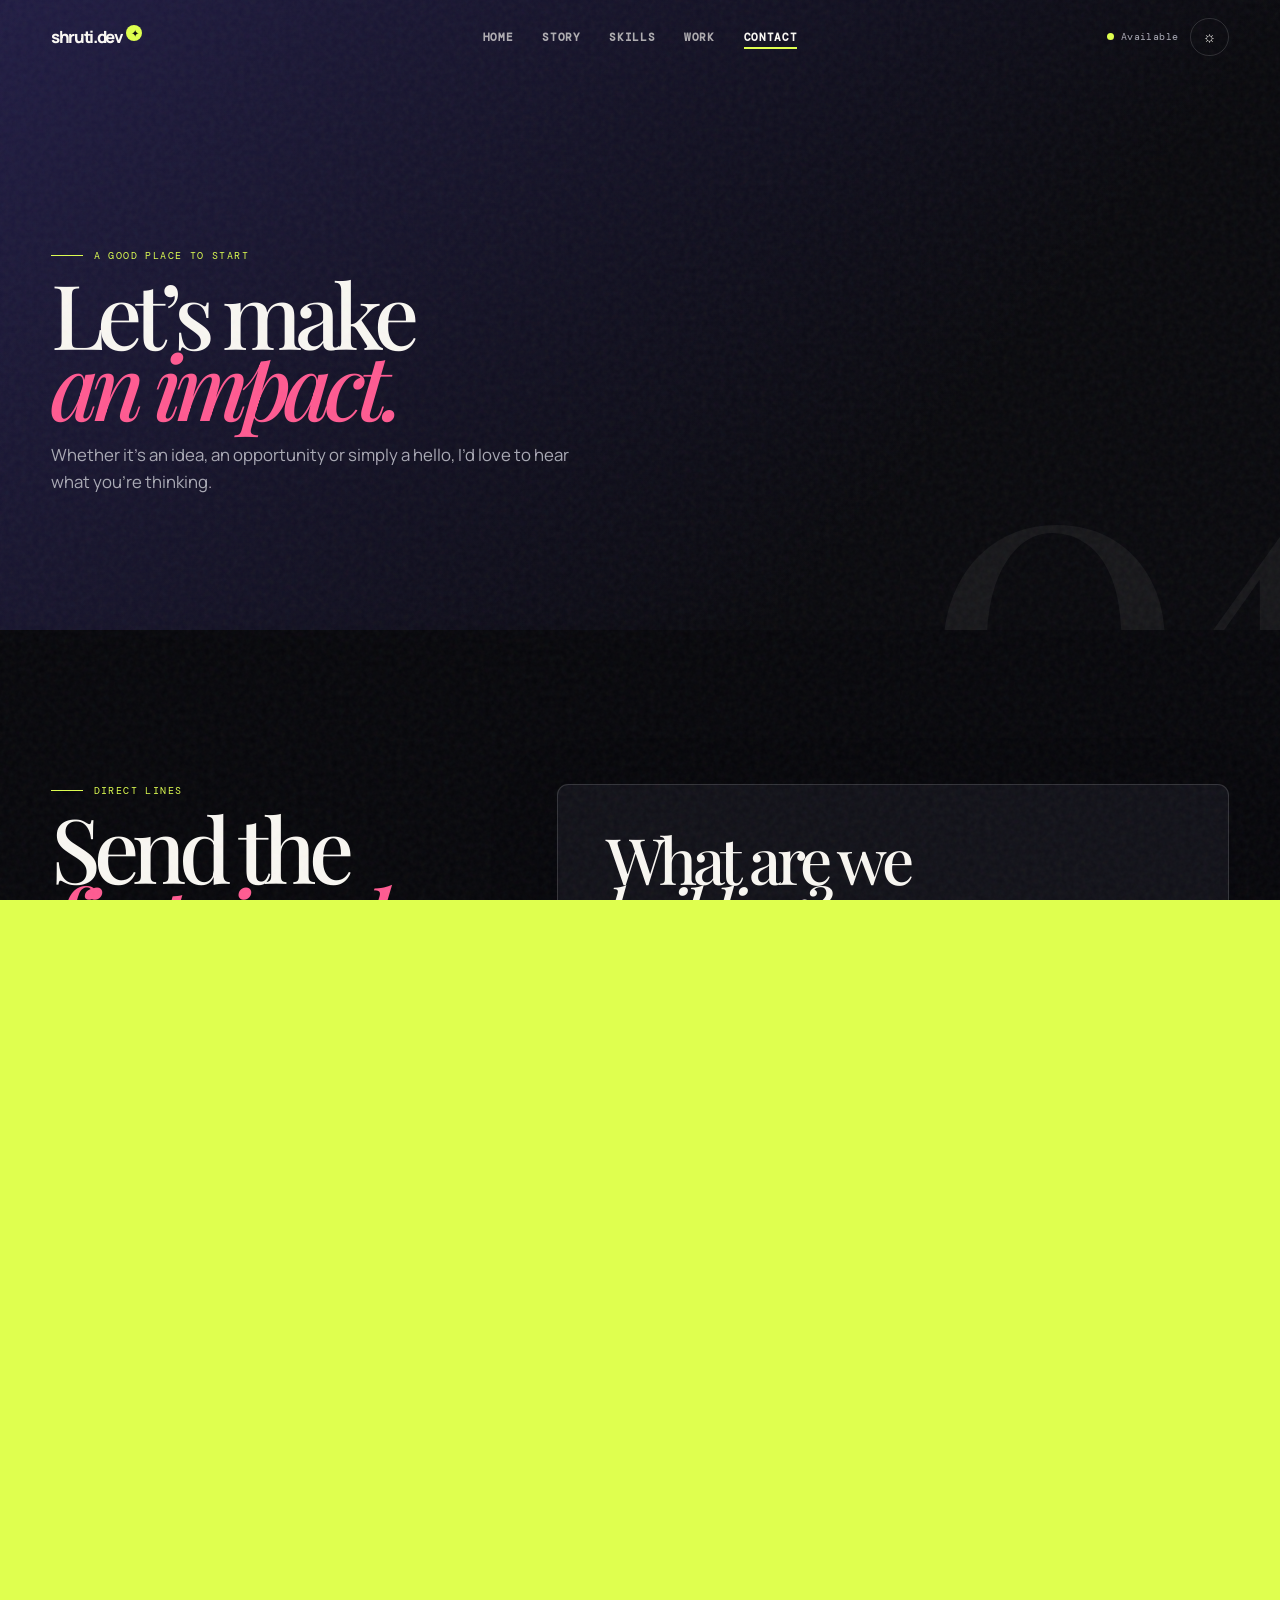
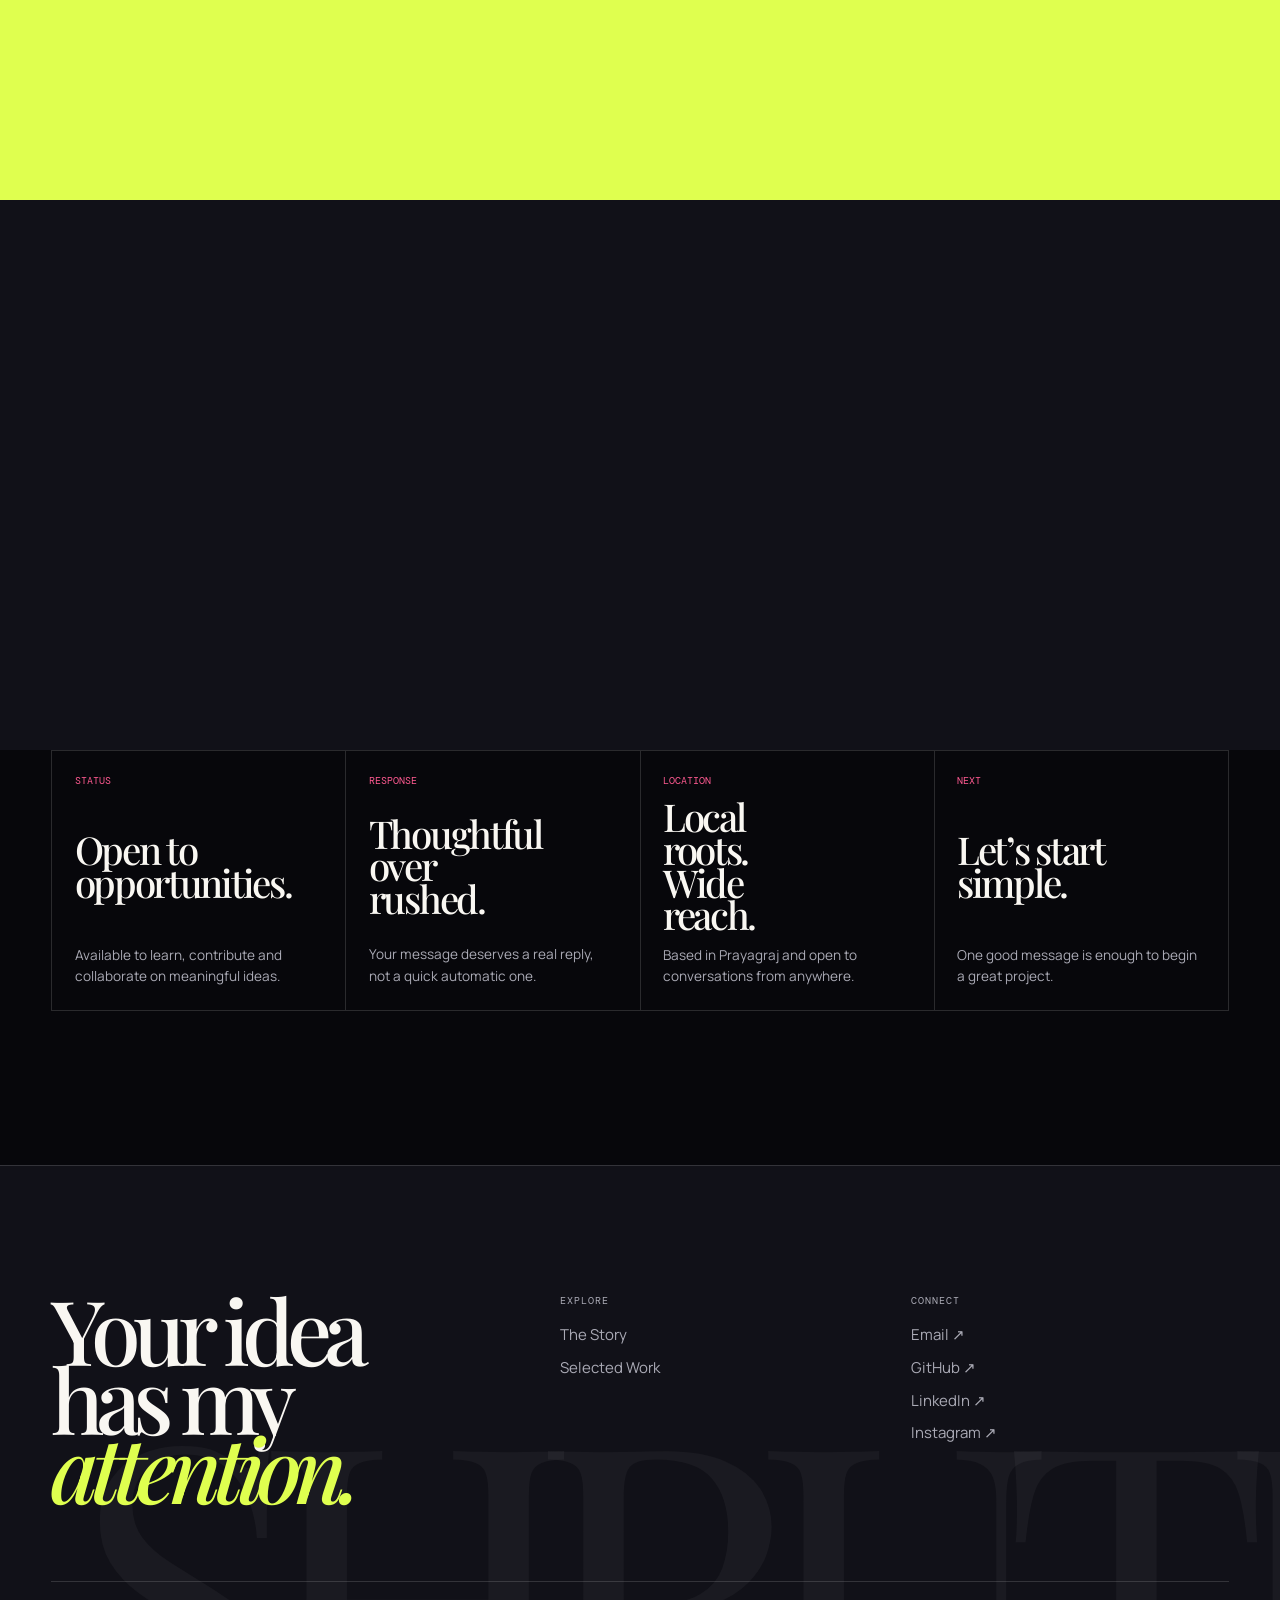
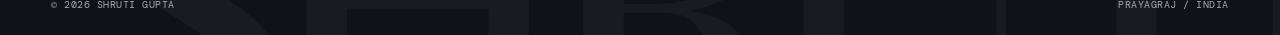
<file: contact.html>
<!doctype html><html lang="en"><head><meta charset="utf-8"><meta name="viewport" content="width=device-width,initial-scale=1"><title>Contact — Shruti Gupta</title><link rel="stylesheet" href="css/v2.css"></head><body data-theme="dark"><div class="ambient"></div><div class="grain"></div><div class="curtain"></div><div class="progress"></div><header class="site-header"><nav class="nav"><a class="brand" href="index.html">shruti.dev<b>✦</b></a><ul class="nav-links"><li><a data-link href="index.html">Home</a></li><li><a data-link href="about.html">Story</a></li><li><a data-link href="skills.html">Skills</a></li><li><a data-link href="projects.html">Work</a></li><li><a data-link href="contact.html">Contact</a></li></ul><div class="nav-actions"><span class="availability"><i></i>Available</span><button class="theme-toggle" aria-label="Switch color theme">☼</button><button class="menu" aria-label="Open menu" aria-expanded="false">MENU</button></div></nav></header><nav class="mobile-nav"><a href="index.html">Home</a><a href="about.html">Story</a><a href="skills.html">Skills</a><a href="projects.html">Work</a><a href="contact.html">Contact</a><small>PRAYAGRAJ / INDIA</small></nav>
<main><header class="page-hero2 violet" data-num="04"><div class="wrap"><p class="eyebrow">A good place to start</p><h1 class="section-title">Let’s make<br><em>an impact.</em></h1><p>Whether it’s an idea, an opportunity or simply a hello, I’d love to hear what you’re thinking.</p></div></header><section class="section"><div class="wrap contact-grid2"><div class="reveal2"><p class="eyebrow">Direct lines</p><h2 class="section-title">Send the<br><em>first signal.</em></h2><div class="contact-list"><a href="mailto:shruti2389@gmail.com"><span>EMAIL</span>shruti2389@gmail.com</a><a href="tel:+919198100828"><span>PHONE</span>+91 91981 00828</a><p><span>LOCATION</span>Jasra, Prayagraj, India</p><a href="https://github.com/shrutii58" target="_blank" rel="noreferrer"><span>GITHUB</span>shrutii58 ↗</a></div></div><form id="contact-form" class="form2 reveal2 delay2"><h2>What are we<br><em>building?</em></h2><div class="form-row2"><div class="field"><label for="name">Your name</label><input id="name" name="name" autocomplete="name" required></div><div class="field"><label for="email">Email address</label><input id="email" name="email" type="email" autocomplete="email" required></div></div><div class="field"><label for="subject">The subject</label><input id="subject" name="subject" required></div><div class="field"><label for="message">The idea</label><textarea id="message" name="message" required></textarea></div><button class="send" type="submit"><span>Send the message</span><b>→</b></button><p class="form-msg" aria-live="polite"></p></form></div></section><section class="section" style="padding-top:0"><div class="wrap cap-grid"><article class="cap reveal2"><b>STATUS</b><h3>Open to<br>opportunities.</h3><p>Available to learn, contribute and collaborate on meaningful ideas.</p></article><article class="cap reveal2 delay2"><b>RESPONSE</b><h3>Thoughtful<br>over rushed.</h3><p>Your message deserves a real reply, not a quick automatic one.</p></article><article class="cap reveal2"><b>LOCATION</b><h3>Local roots.<br>Wide reach.</h3><p>Based in Prayagraj and open to conversations from anywhere.</p></article><article class="cap reveal2 delay2"><b>NEXT</b><h3>Let’s start<br>simple.</h3><p>One good message is enough to begin a great project.</p></article></div></section></main><footer class="footer2"><div class="footer-grid2"><div><h2 class="footer-title2">Your idea<br>has my <em>attention.</em></h2></div><div><h3>Explore</h3><ul><li><a href="about.html">The Story</a></li><li><a href="projects.html">Selected Work</a></li></ul></div><div><h3>Connect</h3><ul><li><a href="mailto:shruti2389@gmail.com">Email ↗</a></li><li><a href="https://github.com/shrutii58" target="_blank" rel="noreferrer">GitHub ↗</a></li></ul></div></div><div class="footer-base"><span>© 2026 SHRUTI GUPTA</span><span>PRAYAGRAJ / INDIA</span></div></footer><script src="js/v2.js"></script></body></html>
</file>
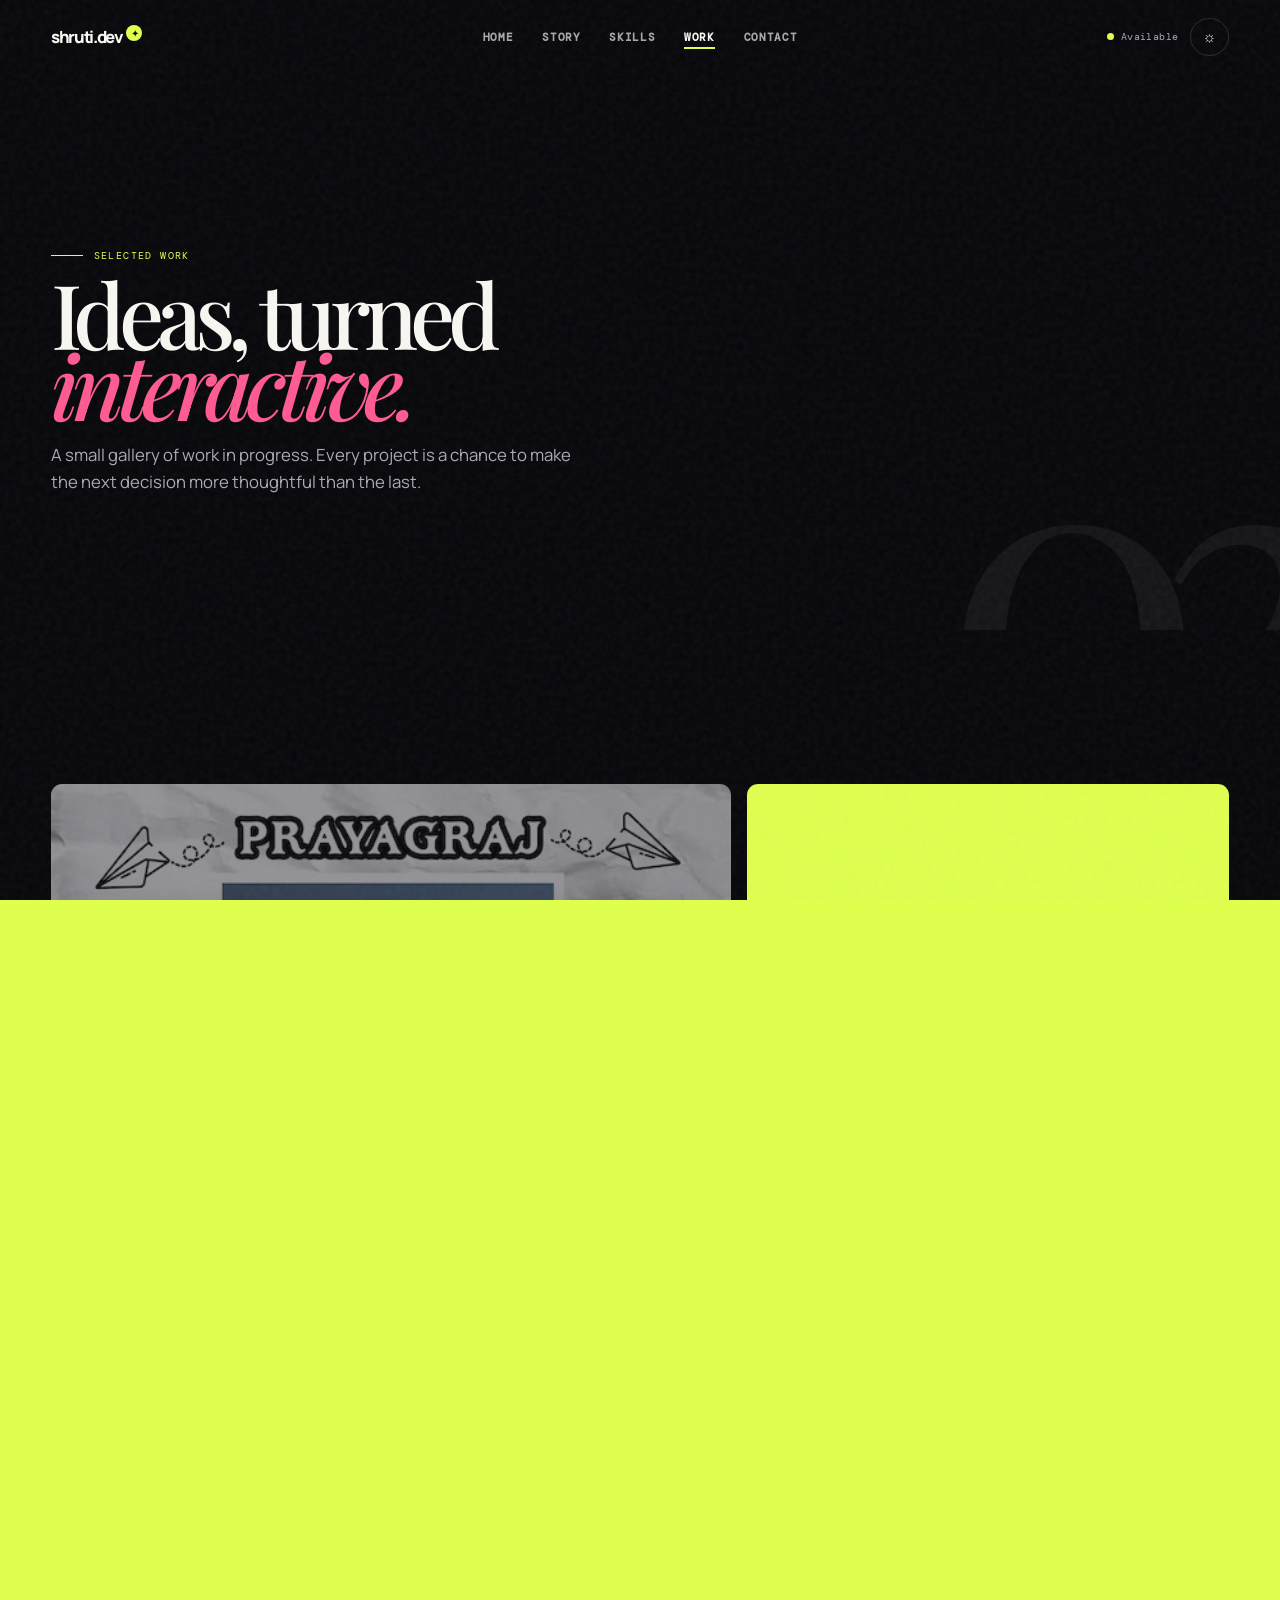
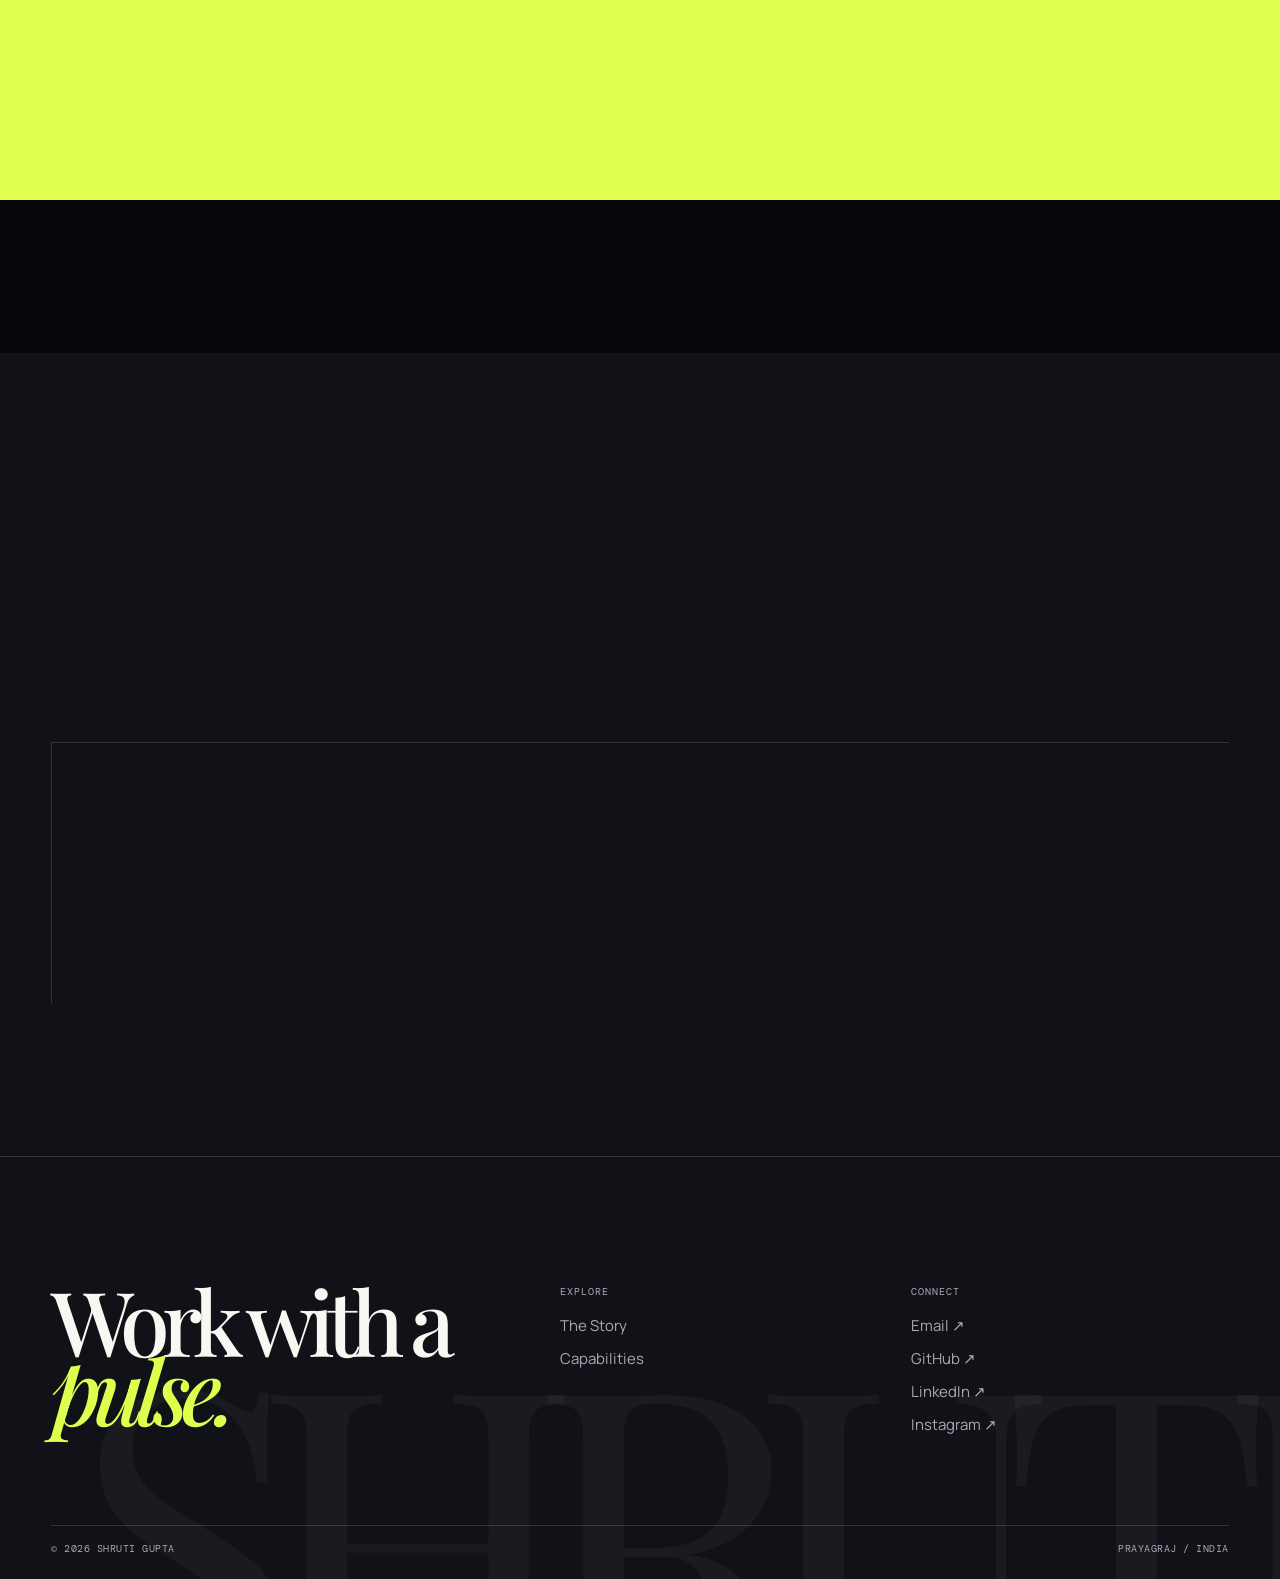
<file: projects.html>
<!doctype html><html lang="en"><head><meta charset="utf-8"><meta name="viewport" content="width=device-width,initial-scale=1"><title>Work — Shruti Gupta</title><link rel="stylesheet" href="css/v2.css"></head><body data-theme="dark"><div class="ambient"></div><div class="grain"></div><div class="curtain"></div><div class="progress"></div><header class="site-header"><nav class="nav"><a class="brand" href="index.html">shruti.dev<b>✦</b></a><ul class="nav-links"><li><a data-link href="index.html">Home</a></li><li><a data-link href="about.html">Story</a></li><li><a data-link href="skills.html">Skills</a></li><li><a data-link href="projects.html">Work</a></li><li><a data-link href="contact.html">Contact</a></li></ul><div class="nav-actions"><span class="availability"><i></i>Available</span><button class="theme-toggle" aria-label="Switch color theme">☼</button><button class="menu" aria-label="Open menu" aria-expanded="false">MENU</button></div></nav></header><nav class="mobile-nav"><a href="index.html">Home</a><a href="about.html">Story</a><a href="skills.html">Skills</a><a href="projects.html">Work</a><a href="contact.html">Contact</a><small>PRAYAGRAJ / INDIA</small></nav>
<main><header class="page-hero2" data-num="03"><div class="wrap"><p class="eyebrow">Selected work</p><h1 class="section-title">Ideas, turned<br><em>interactive.</em></h1><p>A small gallery of work in progress. Every project is a chance to make the next decision more thoughtful than the last.</p></div></header><section class="section"><div class="wrap"><div class="case-grid"><article class="case wide reveal2"><img src="assets/img.jpg" alt="Prayagraj Tourism project"><span class="project-kicker">01 / WEB EXPERIENCE / TOURISM</span><h2>Prayagraj<br>Tourism.</h2><p>A complete travel guide showcasing the Sangam, sacred ghats, local food, Kumbh Mela and the living culture of Prayagraj.</p><div class="case-meta"><span>HTML · CSS · RESPONSIVE</span><span><a href="https://github.com/shrutii58/prayagraj-tourism" target="_blank" rel="noreferrer">GitHub ↗</a> / <a href="https://shrutii58.github.io/prayagraj-tourism/" target="_blank" rel="noreferrer">Live ↗</a></span></div></article><article class="case narrow acid reveal2 delay2"><span class="project-kicker" style="color:#0b0b0e">02 / DESIGN SYSTEM</span><h2>Personal<br>portfolio.</h2><p>A playground for motion, hierarchy and visual identity.</p><div class="case-meta"><span>HTML · CSS · MOTION</span><a href="https://github.com/shrutii58" target="_blank" rel="noreferrer">GitHub ↗</a></div></article><article class="case narrow reveal2"><span class="project-kicker">03 / FRONTEND</span><h2>Commerce<br>clarity.</h2><p>A responsive e-commerce landing page designed around conversion, order and micro-interactions.</p><div class="case-meta"><span>CSS GRID · UI</span><a href="https://github.com/shrutii58" target="_blank" rel="noreferrer">GitHub ↗</a></div></article><article class="case wide reveal2 delay2" style="background:var(--violet)"><span class="project-kicker" style="color:var(--acid)">04 / NEXT CHAPTER</span><h2>More is<br>loading.</h2><p>The next project might be the right conversation away.</p><div class="case-meta"><span>OPEN TO COLLABORATION</span><a href="contact.html">Let’s talk ↗</a></div></article></div></div></section></main><footer class="footer2"><div class="footer-grid2"><div><h2 class="footer-title2">Work with a <em>pulse.</em></h2></div><div><h3>Explore</h3><ul><li><a href="about.html">The Story</a></li><li><a href="skills.html">Capabilities</a></li></ul></div><div><h3>Connect</h3><ul><li><a href="mailto:shruti2389@gmail.com">Email ↗</a></li><li><a href="contact.html">Say hello ↗</a></li></ul></div></div><div class="footer-base"><span>© 2026 SHRUTI GUPTA</span><span>PRAYAGRAJ / INDIA</span></div></footer><script src="js/v2.js"></script></body></html>
</file>
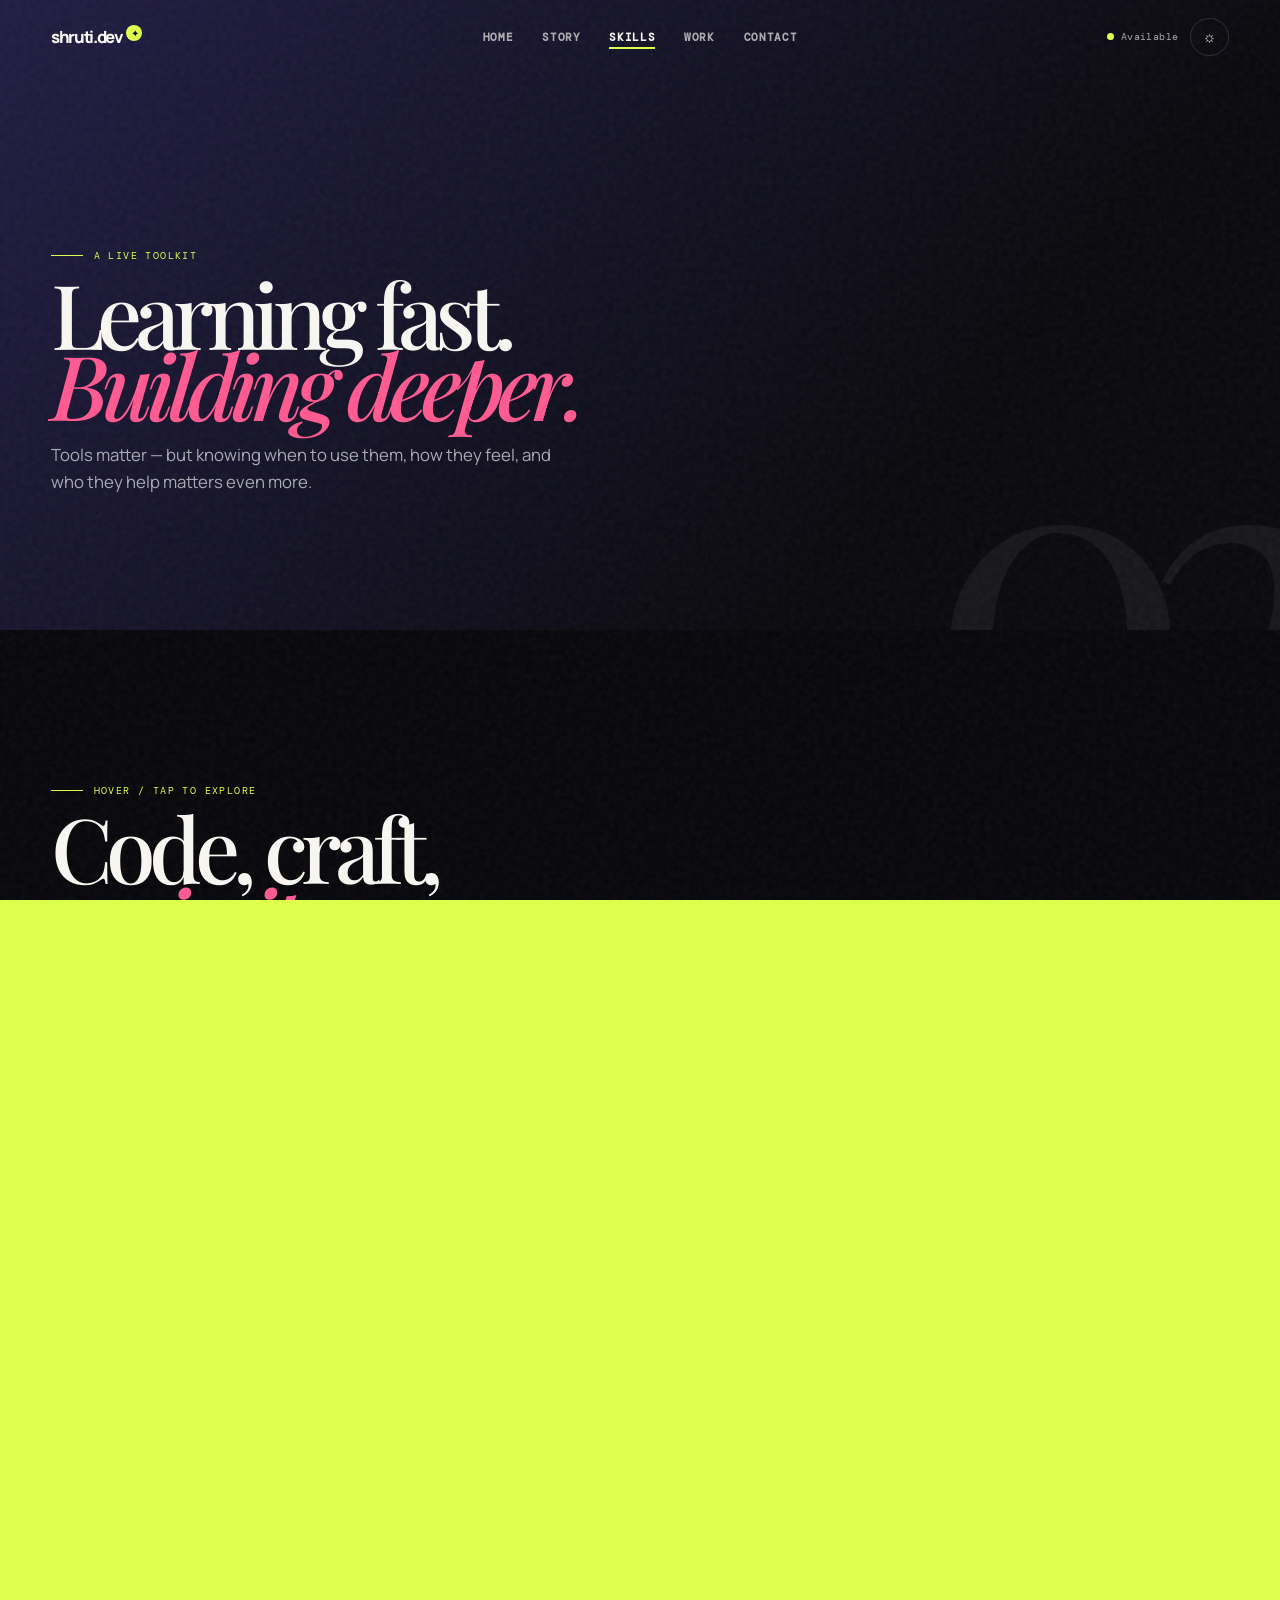
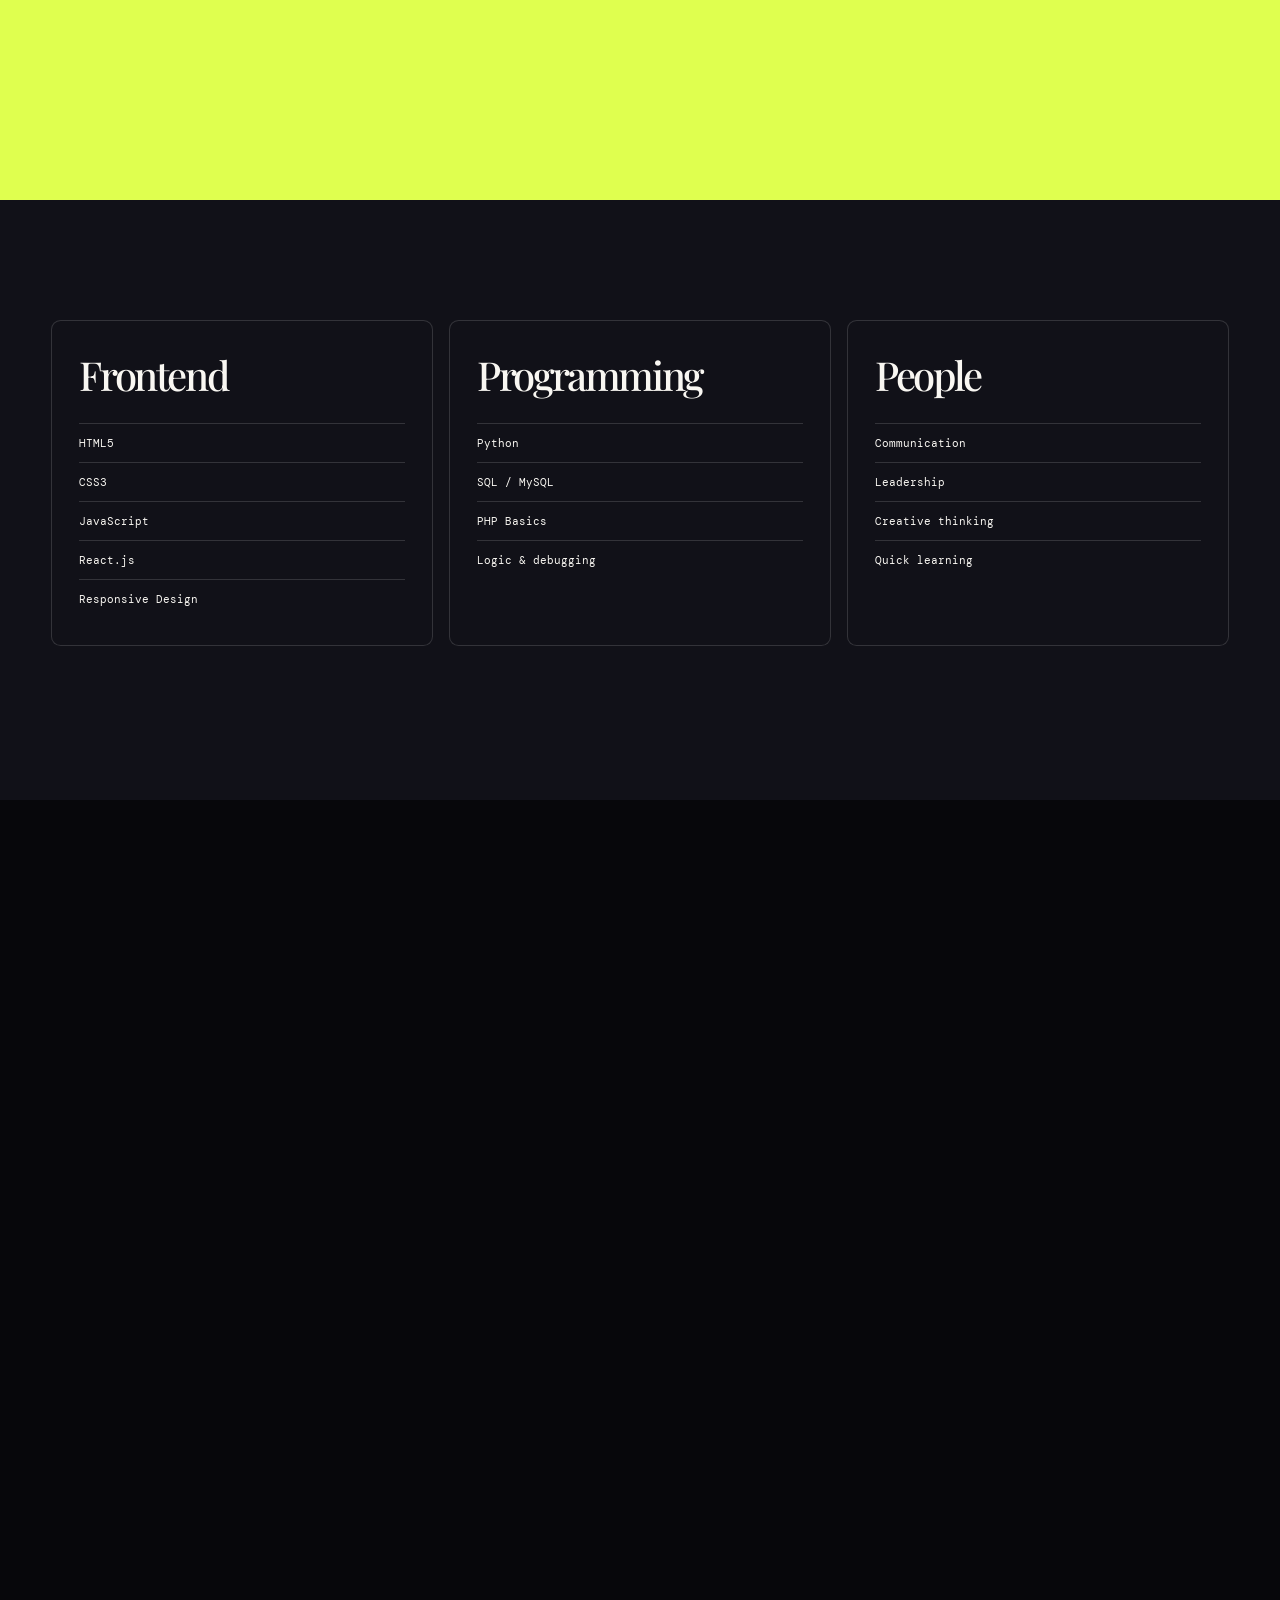
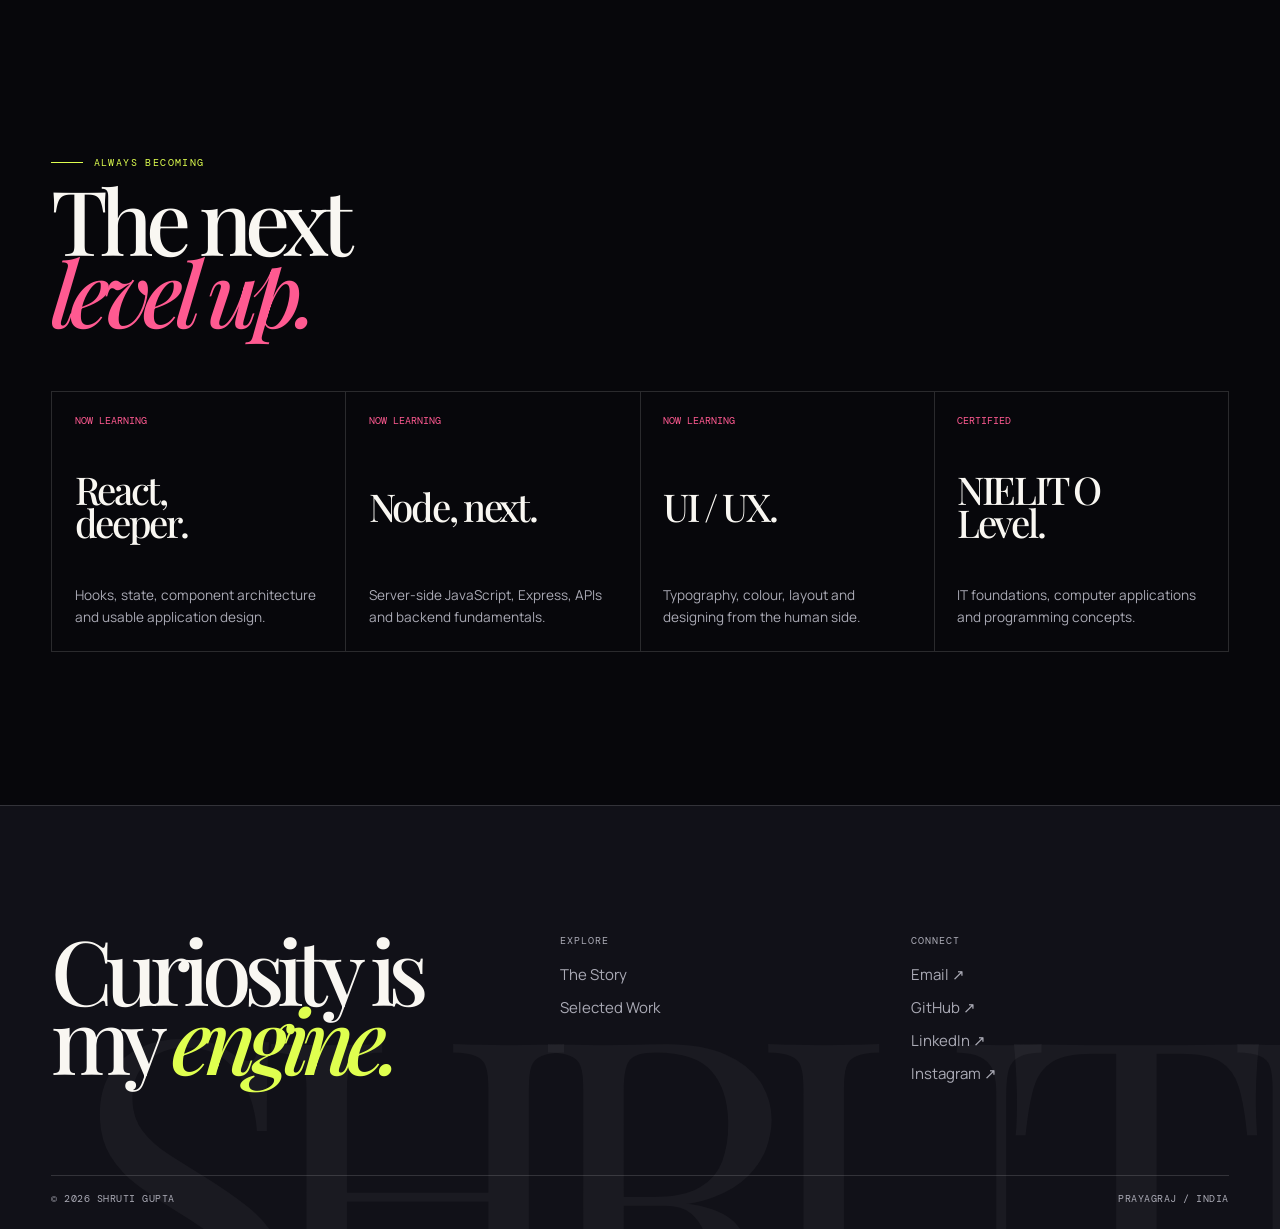
<file: skills.html>
<!doctype html><html lang="en"><head><meta charset="utf-8"><meta name="viewport" content="width=device-width,initial-scale=1"><title>Skills — Shruti Gupta</title><link rel="stylesheet" href="css/v2.css"></head><body data-theme="dark"><div class="ambient"></div><div class="grain"></div><div class="curtain"></div><div class="progress"></div><header class="site-header"><nav class="nav"><a class="brand" href="index.html">shruti.dev<b>✦</b></a><ul class="nav-links"><li><a data-link href="index.html">Home</a></li><li><a data-link href="about.html">Story</a></li><li><a data-link href="skills.html">Skills</a></li><li><a data-link href="projects.html">Work</a></li><li><a data-link href="contact.html">Contact</a></li></ul><div class="nav-actions"><span class="availability"><i></i>Available</span><button class="theme-toggle" aria-label="Switch color theme">☼</button><button class="menu" aria-label="Open menu" aria-expanded="false">MENU</button></div></nav></header><nav class="mobile-nav"><a href="index.html">Home</a><a href="about.html">Story</a><a href="skills.html">Skills</a><a href="projects.html">Work</a><a href="contact.html">Contact</a><small>PRAYAGRAJ / INDIA</small></nav>
<main><header class="page-hero2 violet" data-num="02"><div class="wrap"><p class="eyebrow">A live toolkit</p><h1 class="section-title">Learning fast.<br><em>Building deeper.</em></h1><p>Tools matter — but knowing when to use them, how they feel, and who they help matters even more.</p></div></header><section class="section"><div class="wrap"><div class="section-top reveal2"><div><p class="eyebrow">Hover / tap to explore</p><h2 class="section-title">Code, craft,<br><em>curiosity.</em></h2></div><p class="section-copy">A growing collection of the things I use to take an idea from blank page to working experience.</p></div><div class="skills-cloud reveal2"><span class="skill">HTML5</span><span class="skill">CSS3</span><span class="skill">JavaScript</span><span class="skill">React.js</span><span class="skill">Python</span><span class="skill">SQL / MySQL</span><span class="skill">PHP basics</span><span class="skill">Responsive UI</span><span class="skill">Communication</span><span class="skill">Problem solving</span></div></div></section><section class="section" style="background:var(--surface)"><div class="wrap skills-lanes"><article class="lane reveal2"><h3>Frontend</h3><ul><li>HTML5</li><li>CSS3</li><li>JavaScript</li><li>React.js</li><li>Responsive Design</li></ul></article><article class="lane reveal2 delay2"><h3>Programming</h3><ul><li>Python</li><li>SQL / MySQL</li><li>PHP Basics</li><li>Logic & debugging</li></ul></article><article class="lane reveal2"><h3>People</h3><ul><li>Communication</li><li>Leadership</li><li>Creative thinking</li><li>Quick learning</li></ul></article></div></section><section class="section"><div class="wrap"><div class="section-top reveal2"><div><p class="eyebrow">Always becoming</p><h2 class="section-title">The next<br><em>level up.</em></h2></div></div><div class="cap-grid"><article class="cap reveal2"><b>NOW LEARNING</b><h3>React, deeper.</h3><p>Hooks, state, component architecture and usable application design.</p></article><article class="cap reveal2 delay2"><b>NOW LEARNING</b><h3>Node, next.</h3><p>Server-side JavaScript, Express, APIs and backend fundamentals.</p></article><article class="cap reveal2"><b>NOW LEARNING</b><h3>UI / UX.</h3><p>Typography, colour, layout and designing from the human side.</p></article><article class="cap reveal2 delay2"><b>CERTIFIED</b><h3>NIELIT O Level.</h3><p>IT foundations, computer applications and programming concepts.</p></article></div></div></section></main><footer class="footer2"><div class="footer-grid2"><div><h2 class="footer-title2">Curiosity is my <em>engine.</em></h2></div><div><h3>Explore</h3><ul><li><a href="about.html">The Story</a></li><li><a href="projects.html">Selected Work</a></li></ul></div><div><h3>Connect</h3><ul><li><a href="mailto:shruti2389@gmail.com">Email ↗</a></li><li><a href="contact.html">Say hello ↗</a></li></ul></div></div><div class="footer-base"><span>© 2026 SHRUTI GUPTA</span><span>PRAYAGRAJ / INDIA</span></div></footer><script src="js/v2.js"></script></body></html>
</file>
<file: css/v2.css>
@import url('https://fonts.googleapis.com/css2?family=DM+Mono:wght@400;500&family=Manrope:wght@400;500;600;700;800&family=Playfair+Display:ital,wght@0,500;0,600;0,700;1,500;1,600&display=swap');
:root{--bg:#07070b;--surface:#111118;--surface2:#191923;--text:#f9f7f2;--muted:#aaaab5;--line:rgba(255,255,255,.14);--acid:#dfff4f;--violet:#9d78ff;--pink:#ff5a91;--cyan:#64d9ff;--display:'Playfair Display',Georgia,serif;--body:'Manrope',Arial,sans-serif;--mono:'DM Mono',monospace;--ease:cubic-bezier(.16,1,.3,1);--pad:clamp(1.15rem,4vw,4.5rem)}
[data-theme=light]{--bg:#f5f3ed;--surface:#fffdf8;--surface2:#e9e5dc;--text:#111117;--muted:#595965;--line:rgba(17,17,23,.16);--acid:#b6ed23;--violet:#7354e6;--pink:#e63d75;--cyan:#14a6d7}
*{box-sizing:border-box}html{background:var(--bg);scroll-behavior:smooth}body{margin:0;background:var(--bg);color:var(--text);font:400 15px/1.6 var(--body);overflow-x:hidden;transition:background .55s var(--ease),color .55s var(--ease)}a{color:inherit;text-decoration:none}button,input,textarea{font:inherit}button{border:0}img{display:block;max-width:100%}::selection{background:var(--acid);color:#09090d}.ambient{position:fixed;inset:0;z-index:-2;overflow:hidden;pointer-events:none;background:radial-gradient(circle at 13% 18%,color-mix(in srgb,var(--violet) 27%,transparent),transparent 22%),radial-gradient(circle at 85% 8%,color-mix(in srgb,var(--pink) 22%,transparent),transparent 25%),var(--bg)}.ambient:before,.ambient:after{content:'';position:absolute;border-radius:50%;filter:blur(70px);opacity:.25;animation:float 16s ease-in-out infinite}.ambient:before{width:30rem;height:30rem;left:-12rem;bottom:5%;background:var(--cyan)}.ambient:after{width:24rem;height:24rem;right:-8rem;bottom:-5rem;background:var(--pink);animation-delay:-8s}@keyframes float{50%{transform:translate(15%, -10%) scale(1.1)}}
.grain{position:fixed;inset:0;z-index:40;pointer-events:none;opacity:.055;background-image:url("data:image/svg+xml,%3Csvg viewBox='0 0 180 180' xmlns='http://www.w3.org/2000/svg'%3E%3Cfilter id='n'%3E%3CfeTurbulence type='fractalNoise' baseFrequency='.85' numOctaves='4' stitchTiles='stitch'/%3E%3C/filter%3E%3Crect width='100%25' height='100%25' filter='url(%23n)'/%3E%3C/svg%3E")}.loader{position:fixed;inset:0;z-index:1000;display:grid;place-items:center;background:#07070b;transition:opacity .8s var(--ease),visibility .8s}.loader.hide{opacity:0;visibility:hidden}.loader-name{margin:0;font:clamp(3.5rem,12vw,12rem)/.72 var(--display);letter-spacing:-.09em;overflow:hidden}.loader-name span{display:block;animation:loadUp 1.1s var(--ease) both}.loader small{display:block;margin-top:1.3rem;color:var(--acid);font:10px var(--mono);letter-spacing:.22em;text-align:center;animation:fade .7s .35s both}@keyframes loadUp{from{transform:translateY(125%)}to{transform:none}}@keyframes fade{from{opacity:0}to{opacity:1}}.curtain{position:fixed;inset:0;z-index:999;background:var(--acid);transform:translateY(100%);pointer-events:none}.curtain.go{animation:curtain .7s var(--ease) both}@keyframes curtain{42%,60%{transform:translateY(0)}100%{transform:translateY(-100%)}}.progress{position:fixed;top:0;left:0;width:100%;height:3px;background:linear-gradient(90deg,var(--acid),var(--pink),var(--violet));transform:scaleX(0);transform-origin:left;z-index:99}
.site-header{position:fixed;inset:0 0 auto;z-index:90;padding:1.1rem var(--pad);transition:.35s var(--ease);border-bottom:1px solid transparent}.site-header.scrolled{padding-block:.7rem;background:color-mix(in srgb,var(--bg) 84%,transparent);backdrop-filter:blur(20px);border-color:var(--line)}.nav{display:grid;grid-template-columns:1fr auto 1fr;align-items:center;width:min(100%,1500px);margin:auto}.brand{font:800 1.05rem var(--body);letter-spacing:-.08em}.brand b{display:inline-grid;place-items:center;width:1rem;height:1rem;margin-left:.2rem;border-radius:50%;background:var(--acid);color:#101014;font:10px var(--mono);vertical-align:top}.nav-links{display:flex;gap:1.8rem;list-style:none;margin:0;padding:0;font:600 11px var(--mono);letter-spacing:.06em;text-transform:uppercase}.nav-links a{position:relative;opacity:.67;transition:opacity .2s}.nav-links a:after{content:'';position:absolute;bottom:-.35rem;left:0;width:100%;height:2px;background:var(--acid);transform:scaleX(0);transition:transform .35s var(--ease)}.nav-links a:hover,.nav-links a.active{opacity:1}.nav-links a:hover:after,.nav-links a.active:after{transform:scaleX(1)}.nav-actions{display:flex;justify-content:end;align-items:center;gap:.75rem}.availability{font:10px var(--mono);color:var(--muted);letter-spacing:.04em}.availability i{display:inline-block;width:.45rem;height:.45rem;margin-right:.4rem;border-radius:50%;background:var(--acid);box-shadow:0 0 0 0 var(--acid);animation:beacon 2s infinite}@keyframes beacon{50%{box-shadow:0 0 0 7px transparent}}.theme-toggle{display:grid;place-items:center;width:2.4rem;height:2.4rem;border:1px solid var(--line);border-radius:50%;background:transparent;color:var(--text);cursor:pointer;transition:.3s var(--ease)}.theme-toggle:hover{background:var(--acid);border-color:var(--acid);color:#07070b;transform:rotate(24deg)}.menu{display:none;background:transparent;color:var(--text);font:700 11px var(--mono);letter-spacing:.1em}.mobile-nav{display:none}
.eyebrow{display:flex;align-items:center;gap:.65rem;margin:0;color:var(--acid);font:10px var(--mono);letter-spacing:.14em;text-transform:uppercase}.eyebrow:before{content:'';width:2rem;height:1px;background:currentColor}.button{position:relative;display:inline-flex;align-items:center;justify-content:center;gap:.75rem;min-height:3.35rem;padding:0 1.35rem;overflow:hidden;border:1px solid var(--line);border-radius:.35rem;color:var(--text);font:700 10px var(--mono);letter-spacing:.08em;text-transform:uppercase;transition:color .4s var(--ease),transform .4s var(--ease),border-color .4s}.button:before{content:'';position:absolute;inset:auto 0 0;height:0;background:var(--acid);transition:height .4s var(--ease);z-index:-1}.button:hover{color:#07070b;border-color:var(--acid);transform:translateY(-5px)}.button:hover:before{height:100%}.button.primary{background:var(--acid);border-color:var(--acid);color:#09090d}.button.primary:before{background:var(--pink)}.button.primary:hover{color:#fff}.arrow{font-size:1.35em;transition:transform .3s}.button:hover .arrow{transform:translate(.3rem,-.2rem)}
.hero2{position:relative;min-height:100svh;padding:clamp(7.6rem,12vw,10rem) var(--pad) 2.5rem;display:flex;align-items:center;overflow:hidden}.hero-grid2{position:relative;display:grid;grid-template-columns:1.05fr .95fr;gap:3rem;align-items:center;width:min(100%,1500px);margin:auto}.hero-copy{position:relative;z-index:2}.hero-title{max-width:770px;margin:1.1rem 0 1.6rem;font:clamp(4.35rem,10vw,10.7rem)/.74 var(--display);letter-spacing:-.09em;font-weight:500}.hero-title .accent{display:inline-block;color:var(--acid);font-style:italic}.hero-title .stroke{color:transparent;-webkit-text-stroke:1px var(--text);font-style:italic}.hero-lede{max-width:470px;margin:0 0 2rem;color:var(--muted);font-size:clamp(.9rem,1.25vw,1.08rem)}.hero-buttons{display:flex;flex-wrap:wrap;gap:.75rem}.hero-visual{position:relative;justify-self:end;width:min(100%,590px);aspect-ratio:1/1.08}.hero-photo{position:absolute;right:5%;bottom:0;width:78%;height:88%;overflow:hidden;border-radius:12rem 12rem 1rem 1rem;background:var(--surface);clip-path:inset(100% 0 0 0);animation:photoIn 1.2s .25s var(--ease) both}.hero-photo img{height:100%;width:100%;object-fit:cover;object-position:center 10%;filter:saturate(1.06);animation:imgZoom 7s 1.1s var(--ease) both}@keyframes photoIn{to{clip-path:inset(0)}}@keyframes imgZoom{to{transform:scale(1.06)}}.hero-photo:after{content:'';position:absolute;inset:0;background:linear-gradient(160deg,rgba(157,120,255,.2),transparent 35%,rgba(223,255,79,.1));mix-blend-mode:screen}.floating-note{position:absolute;z-index:2;padding:.75rem .9rem;background:var(--text);color:var(--bg);font:10px var(--mono);letter-spacing:.03em;box-shadow:10px 12px 0 color-mix(in srgb,var(--pink) 80%,transparent);animation:noteFloat 4s ease-in-out infinite}.note-a{top:15%;left:0;transform:rotate(-6deg)}.note-b{right:0;bottom:16%;background:var(--acid);transform:rotate(5deg);animation-delay:-2s}@keyframes noteFloat{50%{translate:0 -12px}}.orbit{position:absolute;inset:5% 0 auto auto;width:93%;aspect-ratio:1;border:1px solid var(--line);border-radius:50%;animation:spin 24s linear infinite}.orbit:before,.orbit:after{content:'';position:absolute;border-radius:50%;background:var(--acid)}.orbit:before{width:10px;height:10px;left:9%;top:28%}.orbit:after{width:6px;height:6px;right:12%;bottom:25%;background:var(--pink)}@keyframes spin{to{rotate:1turn}}.hero-number{position:absolute;left:var(--pad);bottom:1.5rem;color:var(--muted);font:10px var(--mono);letter-spacing:.1em}.hero-number b{color:var(--acid)}.scroll-mark{position:absolute;right:var(--pad);bottom:1.5rem;display:flex;align-items:center;gap:.6rem;font:10px var(--mono);letter-spacing:.1em;color:var(--muted)}.scroll-mark i{display:block;width:2.5rem;height:1px;background:var(--acid);animation:shrink 1.7s infinite}@keyframes shrink{50%{scale:.25 1;transform-origin:left}100%{scale:1;transform-origin:right}}
.ticker{overflow:hidden;white-space:nowrap;border-block:1px solid var(--line);padding:1rem 0;color:var(--text);font:clamp(1.5rem,3vw,3.3rem)/1 var(--display);letter-spacing:-.04em}.ticker-in{display:inline-flex;align-items:center;gap:1rem;animation:marquee 24s linear infinite}.ticker strong{color:var(--acid);font:13px var(--mono)}@keyframes marquee{to{transform:translateX(-50%)}}.section{position:relative;padding:clamp(5.5rem,12vw,10rem) var(--pad)}.wrap{width:min(100%,1320px);margin:auto}.section-top{display:flex;justify-content:space-between;align-items:end;gap:2rem;margin-bottom:clamp(2.2rem,5vw,4.5rem)}.section-title{max-width:870px;margin:.9rem 0 0;font:clamp(3.2rem,7vw,7.8rem)/.8 var(--display);letter-spacing:-.08em;font-weight:500}.section-title em{color:var(--pink);font-style:italic}.section-copy{max-width:370px;margin:0;color:var(--muted)}
.manifesto2{display:grid;grid-template-columns:.3fr 1fr;gap:3rem;background:var(--surface);overflow:hidden}.manifesto-label{font:10px var(--mono);letter-spacing:.1em;color:var(--acid);text-transform:uppercase}.manifesto-copy{max-width:1030px;margin:0;font:clamp(2.6rem,5.3vw,6.3rem)/.88 var(--display);letter-spacing:-.065em}.manifesto-copy mark{padding:0 .1em;background:transparent;color:var(--acid);font-style:italic}.manifesto-copy span{display:inline-block;color:var(--pink);font:1.1em var(--mono);vertical-align:top}.projects-feature{display:grid;grid-template-columns:1.18fr .82fr;gap:1rem}.project-main{position:relative;min-height:650px;padding:clamp(1.4rem,4vw,3.6rem);overflow:hidden;background:var(--surface);display:flex;flex-direction:column;justify-content:end;border-radius:.65rem}.project-main img{position:absolute;inset:0;width:100%;height:100%;object-fit:cover;opacity:.4;transition:transform 1.2s var(--ease),opacity .7s}.project-main:hover img{scale:1.08;opacity:.62}.project-main:after{content:'';position:absolute;inset:0;background:linear-gradient(15deg,rgba(7,7,11,.95),rgba(7,7,11,.05) 75%)}.project-main>*:not(img){position:relative;z-index:1}.project-kicker{color:var(--acid);font:10px var(--mono);letter-spacing:.1em}.project-main h3{max-width:650px;margin:.9rem 0;font:clamp(4rem,7.5vw,8rem)/.75 var(--display);letter-spacing:-.09em;font-weight:500}.project-main p{max-width:500px;color:#d1d1d8}.project-mini{display:grid;gap:1rem}.mini-card{position:relative;min-height:calc(50% - .5rem);padding:1.5rem;display:flex;flex-direction:column;justify-content:space-between;overflow:hidden;border-radius:.65rem;background:var(--acid);color:#0b0b0e}.mini-card:nth-child(2){background:var(--violet);color:#fff}.mini-card:before{content:'✦';position:absolute;right:-.18em;bottom:-.4em;color:rgba(255,255,255,.22);font:15rem var(--display);line-height:1}.mini-card b{font:10px var(--mono);letter-spacing:.09em}.mini-card h3{position:relative;max-width:290px;margin:0;font:clamp(2.4rem,4vw,4.4rem)/.8 var(--display);letter-spacing:-.07em;font-weight:500}.mini-card .arrow{position:relative;font-size:2rem}.photo-wall{display:grid;grid-template-columns:1.1fr .75fr 1fr;gap:1rem;align-items:center}.photo-tile{position:relative;overflow:hidden;background:var(--surface);border-radius:.55rem}.photo-tile img{width:100%;height:100%;object-fit:cover;transition:transform .8s var(--ease),filter .5s}.photo-tile:hover img{transform:scale(1.08);filter:saturate(1.2)}.photo-tile:nth-child(1){height:590px}.photo-tile:nth-child(2){height:400px}.photo-tile:nth-child(3){height:500px}.photo-tag{position:absolute;bottom:.8rem;left:.8rem;margin:0;padding:.45rem .65rem;background:var(--text);color:var(--bg);font:9px var(--mono);letter-spacing:.08em}.cap-grid{display:grid;grid-template-columns:repeat(4,1fr);border-top:1px solid var(--line);border-left:1px solid var(--line)}.cap{min-height:260px;padding:1.4rem;display:flex;flex-direction:column;justify-content:space-between;border-right:1px solid var(--line);border-bottom:1px solid var(--line);transition:background .4s,color .4s,transform .4s var(--ease)}.cap:hover{background:var(--acid);color:#07070b;transform:translateY(-10px)}.cap b{font:10px var(--mono);color:var(--pink)}.cap:hover b{color:#07070b}.cap h3{max-width:170px;margin:0;font:clamp(1.8rem,3vw,3rem)/.85 var(--display);letter-spacing:-.06em;font-weight:500}.cap p{margin:0;color:var(--muted);font-size:.85rem}.cap:hover p{color:#27272b}.journey2{display:grid;grid-template-columns:.5fr 1fr;gap:clamp(2rem,9vw,10rem)}.sticky-title{position:sticky;top:7rem;height:max-content}.journey-list2{border-left:1px solid var(--line);padding-left:clamp(1.4rem,4vw,4rem)}.step{position:relative;padding-bottom:4rem}.step:before{content:'';position:absolute;left:calc(-1 * clamp(1.4rem,4vw,4rem) - 5px);top:.4rem;width:9px;height:9px;border:2px solid var(--acid);border-radius:50%;background:var(--bg);box-shadow:0 0 0 7px var(--bg)}.step time{color:var(--acid);font:10px var(--mono);letter-spacing:.1em}.step h3{margin:.6rem 0;font:clamp(2.1rem,4vw,4rem)/.84 var(--display);letter-spacing:-.06em;font-weight:500}.step p{max-width:470px;margin:0;color:var(--muted)}
.page-hero2{position:relative;min-height:70svh;padding:clamp(9rem,14vw,13rem) var(--pad) 4rem;display:flex;align-items:end;overflow:hidden}.page-hero2:after{content:attr(data-num);position:absolute;right:-.05em;bottom:-.38em;color:color-mix(in srgb,var(--text) 5%,transparent);font:clamp(17rem,35vw,42rem)/1 var(--display);letter-spacing:-.12em}.page-hero2 .wrap{position:relative;z-index:1}.page-hero2 p:last-child{max-width:530px;margin:1.4rem 0 0;color:var(--muted);font-size:1.05rem}.page-hero2.violet{background:linear-gradient(130deg,#201c43,#09090d 72%)}.page-hero2.light{background:linear-gradient(130deg,#fcfbf5,#ebe5ff);color:#121218}.page-hero2.light p:last-child{color:#5a5965}.page-hero2.light:after{color:rgba(20,20,27,.06)}.skills-cloud{position:relative;display:grid;grid-template-columns:repeat(12,1fr);grid-auto-rows:74px;min-height:560px;border-block:1px solid var(--line)}.skill{width:max-content;align-self:center;justify-self:center;padding:.75rem .9rem;border:1px solid var(--line);border-radius:99px;background:var(--surface);font:11px var(--mono);transition:transform .35s var(--ease),background .35s,color .35s}.skill:hover{background:var(--acid);color:#08080b;border-color:var(--acid);transform:rotate(-5deg) scale(1.15)}.skill:nth-child(1){grid-column:1/4;grid-row:2}.skill:nth-child(2){grid-column:5/8;grid-row:1}.skill:nth-child(3){grid-column:9/12;grid-row:2}.skill:nth-child(4){grid-column:3/6;grid-row:4}.skill:nth-child(5){grid-column:7/10;grid-row:3}.skill:nth-child(6){grid-column:10/13;grid-row:5}.skill:nth-child(7){grid-column:1/3;grid-row:6}.skill:nth-child(8){grid-column:5/8;grid-row:7}.skill:nth-child(9){grid-column:9/12;grid-row:7}.skill:nth-child(10){grid-column:3/5;grid-row:8}.skills-lanes{display:grid;grid-template-columns:repeat(3,1fr);gap:1rem}.lane{padding:1.7rem;border-radius:.6rem;background:var(--surface);border:1px solid var(--line)}.lane h3{margin:0 0 1.4rem;font:2.5rem var(--display);letter-spacing:-.06em;font-weight:500}.lane ul{list-style:none;margin:0;padding:0}.lane li{padding:.75rem 0;border-top:1px solid var(--line);font:11px var(--mono)}.case-grid{display:grid;grid-template-columns:repeat(12,1fr);gap:1rem}.case{position:relative;min-height:500px;padding:1.5rem;overflow:hidden;border-radius:.7rem;background:var(--surface);display:flex;flex-direction:column;justify-content:end}.case.wide{grid-column:span 7}.case.narrow{grid-column:span 5}.case:before{content:'';position:absolute;inset:0;background:linear-gradient(180deg,transparent 20%,rgba(8,8,12,.95));z-index:1}.case img{position:absolute;inset:0;width:100%;height:100%;object-fit:cover;opacity:.55;transition:transform 1s var(--ease)}.case:hover img{transform:scale(1.08)}.case>*:not(img){position:relative;z-index:2}.case h2{margin:1.2rem 0 .7rem;font:clamp(2.8rem,5vw,5.8rem)/.8 var(--display);letter-spacing:-.08em;font-weight:500}.case p{max-width:430px;margin:0;color:#d0d0d6}.case-meta{display:flex;justify-content:space-between;gap:1rem;margin-top:1.3rem;color:var(--acid);font:10px var(--mono)}.case.acid{background:var(--acid);color:#0b0b0e}.case.acid:before{background:linear-gradient(180deg,transparent,rgba(223,255,79,.2))}.case.acid p,.case.acid .case-meta{color:#292b1c}.contact-grid2{display:grid;grid-template-columns:.75fr 1.25fr;gap:clamp(2rem,8vw,9rem)}.contact-list{margin-top:2rem;border-top:1px solid var(--line)}.contact-list a,.contact-list p{display:flex;justify-content:space-between;gap:1rem;margin:0;padding:1rem 0;border-bottom:1px solid var(--line)}.contact-list span{color:var(--acid);font:10px var(--mono);letter-spacing:.08em}.form2{padding:clamp(1.4rem,4vw,3rem);border-radius:.7rem;background:var(--surface);border:1px solid var(--line)}.form2 h2{margin:0 0 2rem;font:clamp(3rem,5vw,5rem)/.8 var(--display);letter-spacing:-.07em;font-weight:500}.form-row2{display:grid;grid-template-columns:1fr 1fr;gap:1rem}.field{display:flex;flex-direction:column;margin-bottom:1.3rem}.field label{margin-bottom:.45rem;color:var(--muted);font:10px var(--mono);letter-spacing:.1em;text-transform:uppercase}.field input,.field textarea{padding:.7rem 0;border:0;border-bottom:1px solid var(--line);outline:0;background:transparent;color:var(--text)}.field input:focus,.field textarea:focus{border-color:var(--acid)}.field textarea{min-height:110px;resize:vertical}.send{display:flex;justify-content:space-between;width:100%;padding:1rem 0;background:none;border-top:1px solid var(--line);color:var(--text);cursor:pointer;font:700 11px var(--mono);letter-spacing:.09em;text-transform:uppercase}.send b{font-size:1.5rem;transition:transform .3s}.send:hover b{transform:translateX(.5rem)}.form-msg{min-height:23px;color:var(--acid)}
.footer2{position:relative;overflow:hidden;padding:clamp(5rem,10vw,9rem) var(--pad) 1.5rem;background:var(--surface);border-top:1px solid var(--line)}.footer2:before{content:'SHRUTI';position:absolute;right:-.08em;bottom:-.37em;color:color-mix(in srgb,var(--text) 4%,transparent);font:clamp(13rem,34vw,40rem)/1 var(--display);letter-spacing:-.12em}.footer-grid2{position:relative;display:grid;grid-template-columns:1.5fr 1fr 1fr;gap:2rem;width:min(100%,1320px);margin:auto}.footer-title2{max-width:630px;margin:0;font:clamp(3.5rem,7vw,8rem)/.77 var(--display);letter-spacing:-.09em;font-weight:500}.footer-title2 em{color:var(--acid);font-style:italic}.footer2 h3{margin:0 0 1rem;color:var(--muted);font:10px var(--mono);letter-spacing:.1em;text-transform:uppercase}.footer2 ul{list-style:none;margin:0;padding:0}.footer2 li{margin:.55rem 0;color:var(--muted)}.footer2 li a:hover{color:var(--acid)}.footer-base{position:relative;display:flex;justify-content:space-between;gap:1rem;width:min(100%,1320px);margin:5rem auto 0;padding-top:1rem;border-top:1px solid var(--line);font:10px var(--mono);letter-spacing:.05em;color:var(--muted)}
.reveal2{opacity:0;transform:translateY(44px);transition:opacity .8s var(--ease),transform .8s var(--ease)}.reveal2.show{opacity:1;transform:none}.delay2{transition-delay:.15s}
@media(max-width:800px){.site-header{padding:1rem var(--pad)}.nav{grid-template-columns:1fr auto}.nav-links,.availability{display:none}.menu{display:block}.mobile-nav{position:fixed;inset:0;z-index:88;display:flex;flex-direction:column;justify-content:flex-end;padding:7rem var(--pad) calc(2rem + env(safe-area-inset-bottom));background:var(--acid);color:#09090d;clip-path:inset(0 0 100%);pointer-events:none;transition:clip-path .65s var(--ease)}.mobile-nav.open{clip-path:inset(0);pointer-events:auto}.mobile-nav a{margin:.1rem 0;opacity:0;transform:translateY(40px);font:clamp(3.8rem,13vw,6rem)/.82 var(--display);letter-spacing:-.08em;transition:opacity .4s,transform .55s var(--ease)}.mobile-nav.open a{opacity:1;transform:none}.mobile-nav.open a:nth-child(2){transition-delay:.06s}.mobile-nav.open a:nth-child(3){transition-delay:.12s}.mobile-nav.open a:nth-child(4){transition-delay:.18s}.mobile-nav.open a:nth-child(5){transition-delay:.24s}.mobile-nav small{margin-top:2rem;font:10px var(--mono);letter-spacing:.1em}.hero2{padding-top:7rem;padding-bottom:5rem;align-items:start}.hero-grid2{display:flex;flex-direction:column;gap:1.5rem;align-items:stretch}.hero-copy{order:1}.hero-title{font-size:clamp(4.2rem,16vw,7rem);margin-block:.9rem 1.25rem}.hero-lede{margin-bottom:1.5rem;font-size:.9rem}.hero-buttons{display:grid;grid-template-columns:1fr 1fr}.button{padding-inline:.5rem;font-size:9px}.hero-visual{order:2;width:86vw;max-width:430px;align-self:flex-end;height:60vw;min-height:290px}.hero-photo{width:73%;height:100%;right:7%;border-radius:7rem 7rem .7rem .7rem}.orbit{width:98%;top:4%}.floating-note{font-size:8px}.note-a{left:-3%;top:7%}.note-b{right:-2%;bottom:11%}.hero-number{bottom:1.2rem;font-size:8px}.scroll-mark{display:none}.ticker{padding:.8rem 0}.section{padding-block:5.5rem}.section-top{display:block}.section-copy{margin-top:1rem}.manifesto2{grid-template-columns:1fr;gap:1.2rem}.manifesto-copy{font-size:clamp(2.65rem,11vw,4.6rem)}.projects-feature{grid-template-columns:1fr}.project-main{min-height:560px}.project-main h3{font-size:clamp(4rem,15vw,6rem)}.project-mini{grid-template-columns:1fr 1fr}.mini-card{min-height:260px}.photo-wall{gap:.65rem}.photo-tile:nth-child(1){height:410px}.photo-tile:nth-child(2){height:300px}.photo-tile:nth-child(3){height:350px}.cap-grid{grid-template-columns:1fr 1fr}.cap{min-height:205px}.journey2,.contact-grid2{grid-template-columns:1fr;gap:2.5rem}.sticky-title{position:static}.page-hero2{min-height:68svh;padding-top:8rem;padding-bottom:3rem}.page-hero2:after{font-size:16rem}.skills-cloud{grid-template-columns:repeat(6,1fr);grid-auto-rows:58px;min-height:500px}.skill:nth-child(n){grid-column:auto;grid-row:auto}.skill:nth-child(1){grid-column:1/4;grid-row:1}.skill:nth-child(2){grid-column:4/7;grid-row:2}.skill:nth-child(3){grid-column:1/4;grid-row:3}.skill:nth-child(4){grid-column:4/7;grid-row:4}.skill:nth-child(5){grid-column:1/4;grid-row:5}.skill:nth-child(6){grid-column:4/7;grid-row:6}.skill:nth-child(7){grid-column:1/4;grid-row:7}.skill:nth-child(8){grid-column:4/7;grid-row:8}.skill:nth-child(9){grid-column:1/4;grid-row:9}.skill:nth-child(10){grid-column:4/7;grid-row:9}.skills-lanes{grid-template-columns:1fr}.case-grid{display:block}.case{margin-bottom:1rem;min-height:470px}.case.wide{min-height:550px}.form-row2{grid-template-columns:1fr}.footer-grid2{grid-template-columns:1fr 1fr}.footer-grid2>div:first-child{grid-column:1/-1}.footer-base{margin-top:3rem;font-size:8px}.reveal2{transform:translateY(24px);transition-duration:.65s}}
@media(max-width:430px){.hero-buttons{grid-template-columns:1fr}.hero-visual{width:95vw}.project-mini{grid-template-columns:1fr}.cap-grid,.footer-grid2{grid-template-columns:1fr}.footer-grid2>div:first-child{grid-column:auto}.footer-base{display:block;line-height:1.9}.photo-wall{grid-template-columns:1fr 1fr}.photo-tile:nth-child(1){grid-column:1/-1;height:390px}.photo-tile:nth-child(2),.photo-tile:nth-child(3){height:235px}}
@media(prefers-reduced-motion:reduce){*,*:before,*:after{animation-duration:.01ms!important;animation-iteration-count:1!important;transition-duration:.01ms!important;scroll-behavior:auto!important}.loader{display:none}.reveal2{opacity:1;transform:none}}
.photo-wall.solo{grid-template-columns:minmax(0,780px);justify-content:center}.photo-wall.solo .photo-tile{height:700px!important}.photo-wall.solo .photo-tile img{object-position:center top}
@media(max-width:800px){.photo-wall.solo{grid-template-columns:1fr}.photo-wall.solo .photo-tile{height:500px!important}}
.technical-story{display:grid;grid-template-columns:1.05fr .95fr;gap:clamp(2rem,8vw,8rem);align-items:start}.technical-prose{color:var(--muted);font-size:1rem}.technical-prose p:first-of-type{margin-top:0}.technical-prose strong{color:var(--text);font-weight:700}.detail-stack{border-top:1px solid var(--line)}.detail-stack article{display:grid;grid-template-columns:6.6rem 1fr;gap:1.25rem;padding:1.15rem 0;border-bottom:1px solid var(--line)}.detail-stack b{color:var(--acid);font:10px var(--mono);letter-spacing:.1em}.detail-stack h3{margin:0 0 .3rem;font:1.65rem var(--display);letter-spacing:-.045em;font-weight:500}.detail-stack p{margin:0;color:var(--muted);font-size:.88rem}@media(max-width:800px){.technical-story{grid-template-columns:1fr}.detail-stack article{grid-template-columns:1fr;gap:.35rem}}
.form2{box-shadow:0 20px 60px color-mix(in srgb,var(--bg) 34%,transparent)}.form2 .form-kicker{display:flex;align-items:center;justify-content:space-between;margin:-.25rem 0 1.2rem;color:var(--muted);font:10px var(--mono);letter-spacing:.08em}.form2 .form-kicker b{color:var(--acid);font-weight:500}.field{position:relative}.field input,.field textarea{width:100%;font-size:1rem;transition:border-color .25s,box-shadow .25s}.field input::placeholder,.field textarea::placeholder{color:color-mix(in srgb,var(--muted) 70%,transparent)}.field:focus-within label{color:var(--acid)}.field:focus-within:after{content:'';position:absolute;bottom:0;left:0;width:100%;height:2px;background:var(--acid);transform-origin:left;animation:fieldLine .3s var(--ease) both}@keyframes fieldLine{from{transform:scaleX(0)}to{transform:scaleX(1)}}.message-meta{display:flex;justify-content:space-between;gap:1rem;margin-top:.5rem;color:var(--muted);font:9px var(--mono);letter-spacing:.05em}.send{margin-top:.5rem;min-height:3.5rem;align-items:center;transition:padding .3s var(--ease),color .3s}.send:hover{padding-left:.5rem;color:var(--acid)}.form-msg{margin:.8rem 0 0}.form-note{margin:.25rem 0 0;color:var(--muted);font-size:.74rem}
</file>
